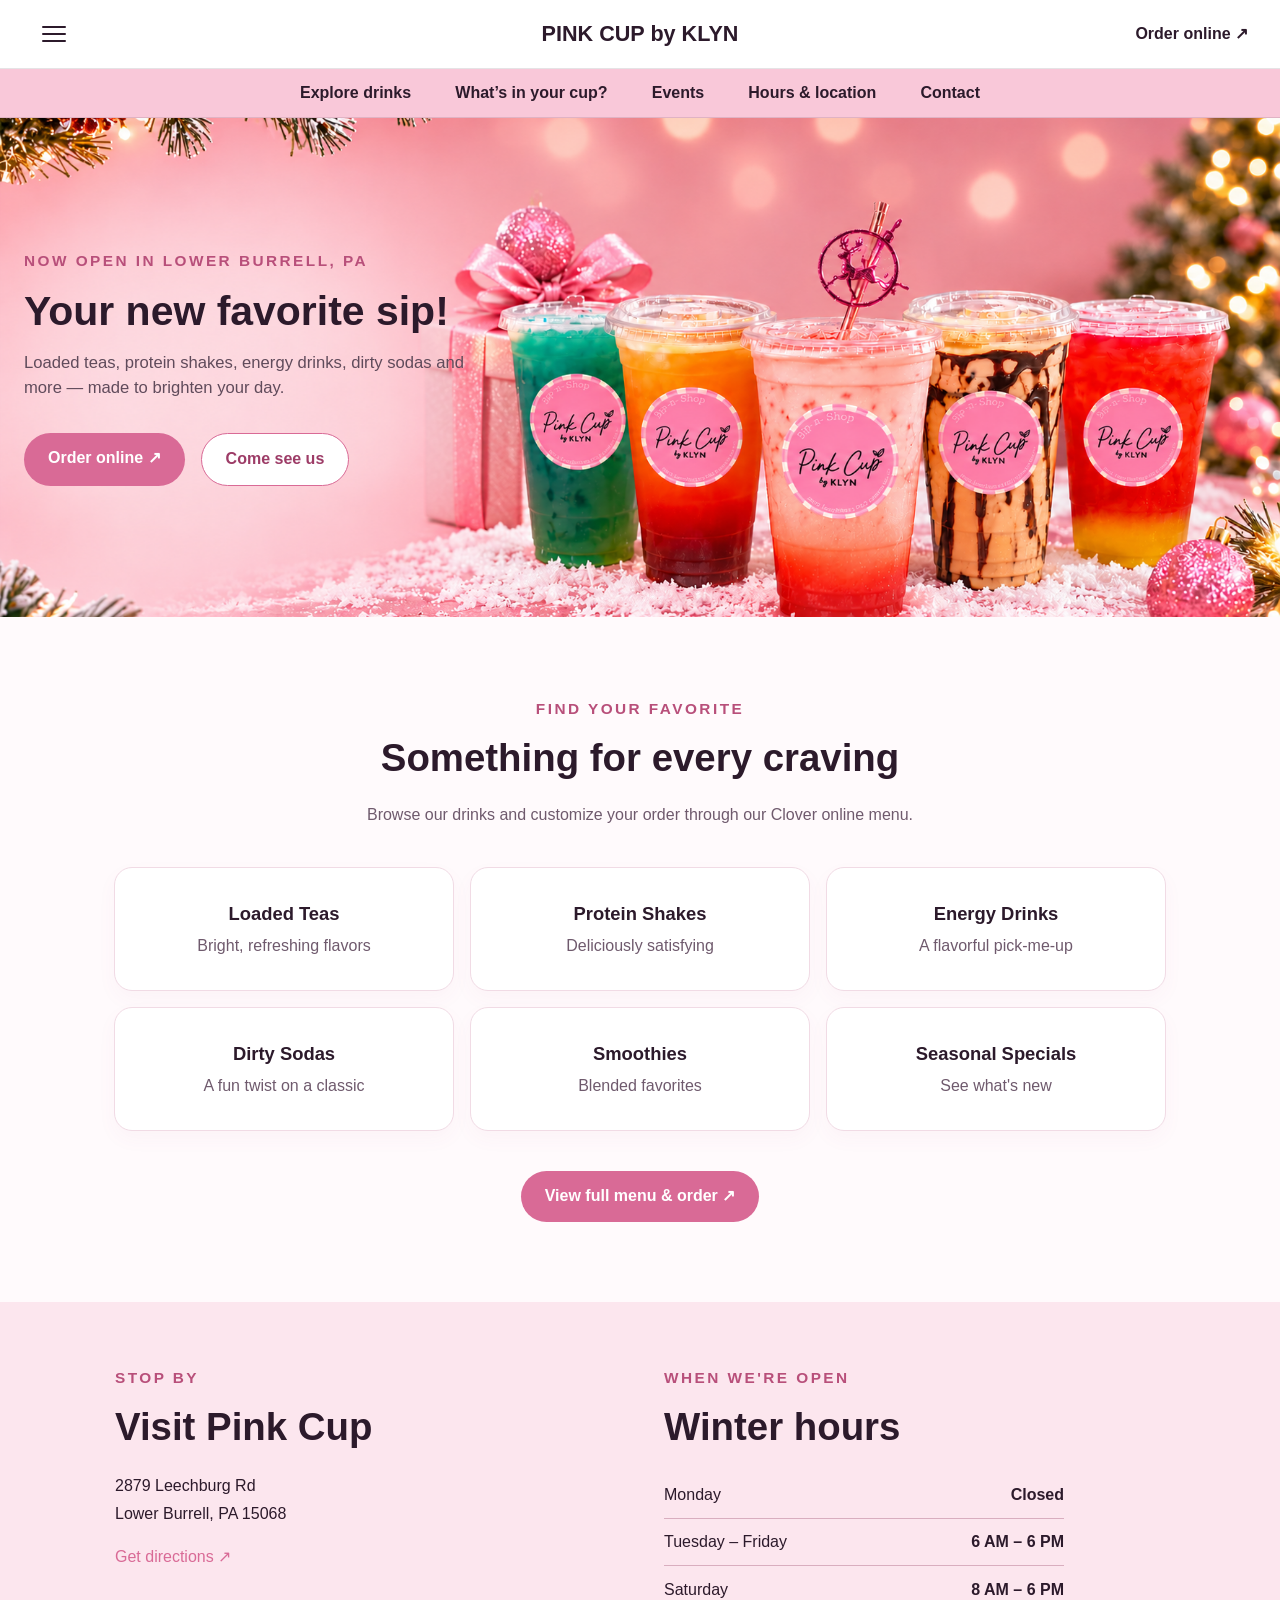
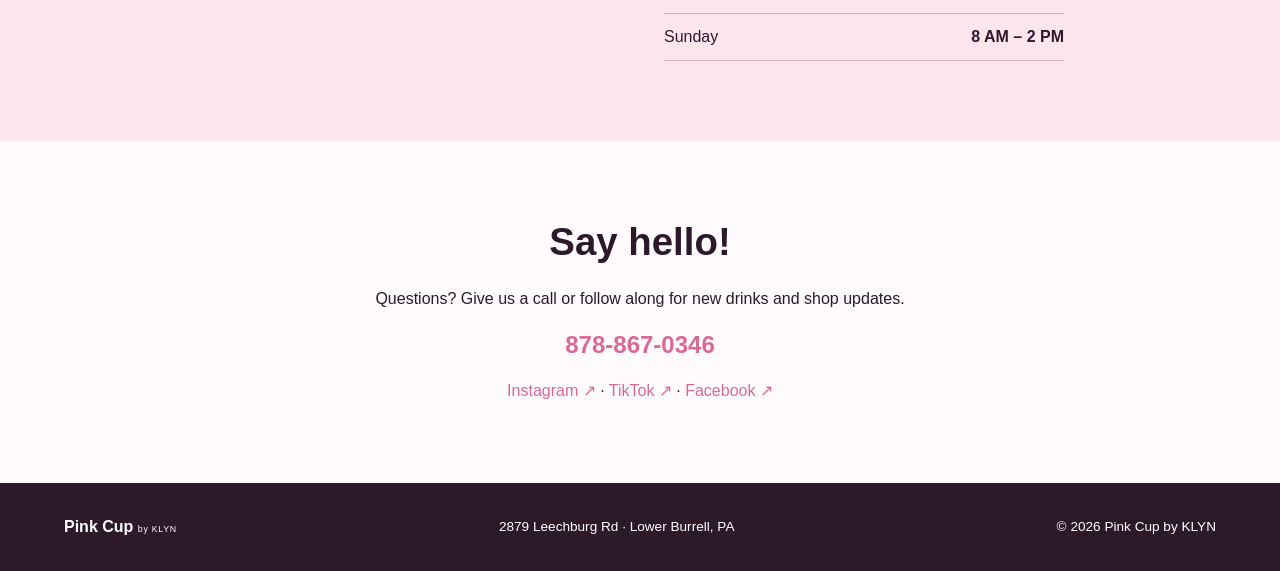
<file: index.html>
<!doctype html><html lang="en"><head><meta charset="utf-8"><meta name="viewport" content="width=device-width,initial-scale=1"><meta name="description" content="Pink Cup by KLYN in Lower Burrell, PA. Loaded teas, protein shakes, energy drinks, dirty sodas and more. Order online for pickup."><title>Pink Cup by KLYN | Lower Burrell, PA</title><link rel="stylesheet" href="css/styles.css"><script src="js/navigation.js" defer></script></head><body>
<header class="site-header"><button class="nav__toggle" type="button" aria-label="Toggle navigation menu" aria-expanded="false" aria-controls="primary-navigation"><span></span><span></span><span></span></button><a class="nav__logo" href="#home">PINK CUP by KLYN</a><a class="nav__signin" href="https://pinkcup.cloveronline.com/menu/all">Order online ↗</a><nav class="nav" id="primary-navigation" aria-label="Main navigation" hidden><ul class="nav__links"><li><a href="#menu">Menu</a></li><li><a href="nutrition.html">What’s in your cup?</a></li><li><a href="events.html">Events</a></li><li><a href="#visit">Visit us</a></li><li><a href="#contact">Contact</a></li><li><a href="https://pinkcup.cloveronline.com/menu/all">Order online</a></li></ul></nav></header>
<nav class="quick-nav" aria-label="Quick links"><div class="quick-nav__links"><a class="quick-nav__link" href="#menu">Explore drinks</a><a class="quick-nav__link" href="nutrition.html">What’s in your cup?</a><a class="quick-nav__link" href="events.html">Events</a><a class="quick-nav__link" href="#visit">Hours &amp; location</a><a class="quick-nav__link" href="#contact">Contact</a></div></nav>
<main id="home"><section class="launch-hero" aria-label="Welcome to Pink Cup"><div class="launch-hero__image" role="img" aria-label="Pink Cup drinks in a festive pink holiday setting"></div>
    <div class="launch-hero__copy">
    <span class="eyebrow">NOW OPEN IN LOWER BURRELL, PA</span>
    <h1>Your new favorite sip!</h1>
    <p>Loaded teas, protein shakes, energy drinks, dirty sodas and more — made to brighten your day.</p>
    <div class="launch-actions"><a class="launch-btn" href="https://pinkcup.cloveronline.com/menu/all">Order online ↗</a><a class="launch-btn launch-btn--outline" href="#visit">Come see us</a></div></div></section>
<section class="launch-menu" id="menu"><span class="eyebrow">FIND YOUR FAVORITE</span><h2>Something for every craving</h2><p>Browse our drinks and customize your order through our Clover online menu.</p><div class="launch-grid"><div><strong>Loaded Teas</strong><span>Bright, refreshing flavors</span></div><div><strong>Protein Shakes</strong><span>Deliciously satisfying</span></div><div><strong>Energy Drinks</strong><span>A flavorful pick-me-up</span></div><div><strong>Dirty Sodas</strong><span>A fun twist on a classic</span></div><div><strong>Smoothies</strong><span>Blended favorites</span></div><div><strong>Seasonal Specials</strong><span>See what's new</span></div></div><a class="launch-btn" href="https://pinkcup.cloveronline.com/menu/all">View full menu &amp; order ↗</a></section>
<section class="launch-visit" id="visit"><div><span class="eyebrow">STOP BY</span><h2>Visit Pink Cup</h2><p>2879 Leechburg Rd<br>Lower Burrell, PA 15068</p><a href="https://www.google.com/maps/search/?api=1&amp;query=2879+Leechburg+Rd+Lower+Burrell+PA+15068" target="_blank" rel="noopener noreferrer">Get directions ↗</a></div>
    <div><span class="eyebrow">WHEN WE'RE OPEN</span>
        <h2>Winter hours</h2>
        <dl class="hours"><div>
            <dt>Monday</dt><dd>Closed</dd></div>
    <div><dt>Tuesday – Friday</dt><dd>6 AM – 6 PM</dd></div>
    <div><dt>Saturday</dt><dd>8 AM – 6 PM</dd></div>
    <div><dt>Sunday</dt><dd>8 AM – 2 PM</dd></div></dl></div>
</section>
<section class="launch-contact" id="contact"><h2>Say hello!</h2><p>Questions? Give us a call or follow along for new drinks and shop updates.</p><a href="tel:+18788670346">878-867-0346</a>
    <p><a href="https://www.instagram.com/pinkcupbyklyn/" target="_blank" rel="noopener noreferrer">Instagram ↗</a> · <a href="https://www.tiktok.com/@pinkcupbyklyn" target="_blank" rel="noopener noreferrer">TikTok ↗</a> · <a href="https://www.facebook.com/Pinkcupbyklyn/" target="_blank" rel="noopener noreferrer">Facebook ↗</a></p></section></main>
<footer class="launch-footer"><strong>Pink Cup <small>by KLYN</small></strong><span>2879 Leechburg Rd · Lower Burrell, PA</span><span>© 2026 Pink Cup by KLYN</span></footer></body></html>
</file>
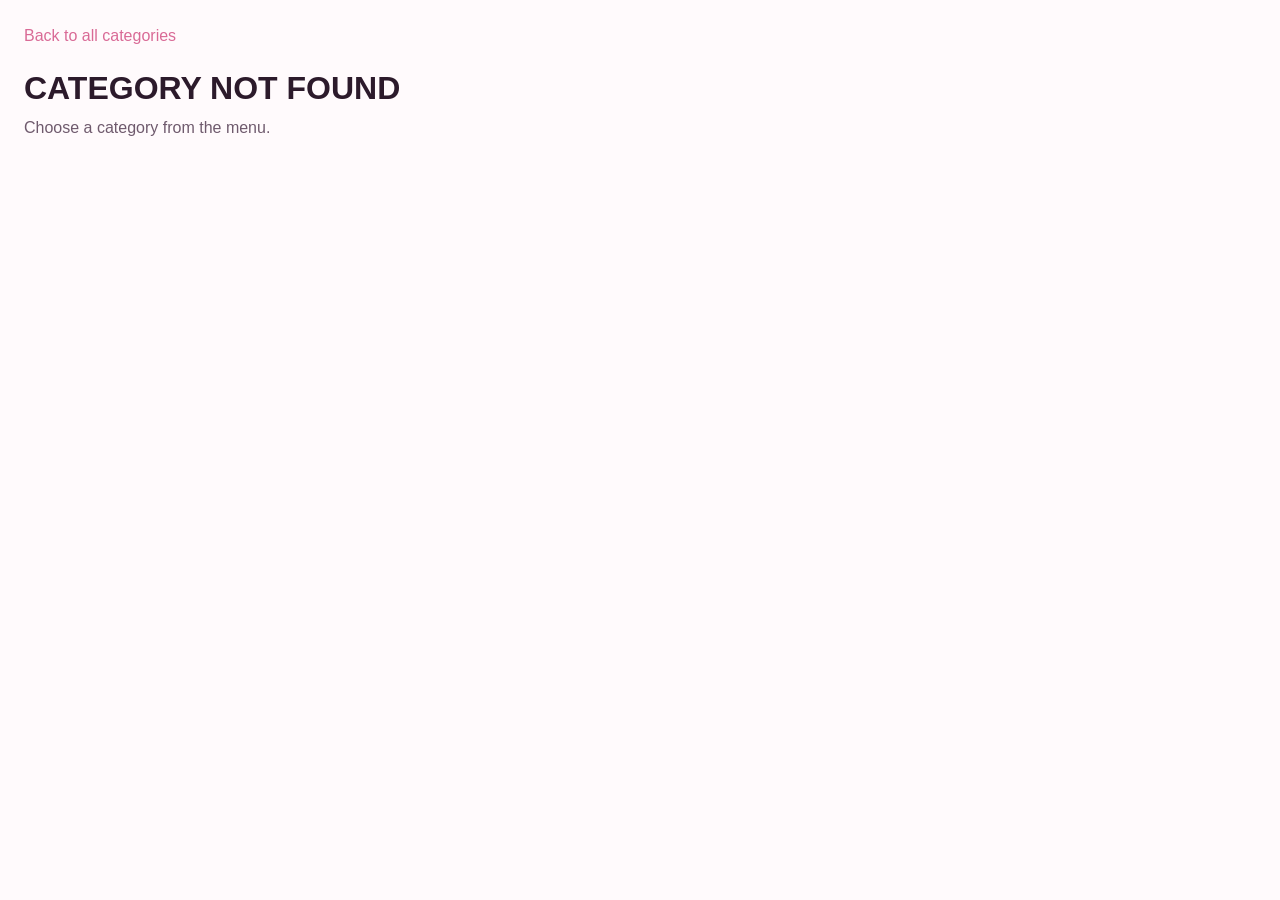
<file: category.html>
<!DOCTYPE html>
<html lang="en">
  <head>
    <meta charset="UTF-8">
    <meta name="viewport" content="width=device-width, initial-scale=1.0">
    <title>Menu Category | Pink Cup</title>
    <link rel="stylesheet" href="css/styles.css">
    <script src="js/category.js" defer></script>
  </head>
  <body>
    <main class="category-page">
      <header class="category-page__header">
        <a href="index.html#menu-categories-title">Back to all categories</a>
        <h1 id="category-title">Menu</h1>
        <p id="category-count"></p>
      </header>
      <section class="category-page__products" id="category-products" aria-label="Menu items"></section>
    </main>
  </body>
</html>
</file>
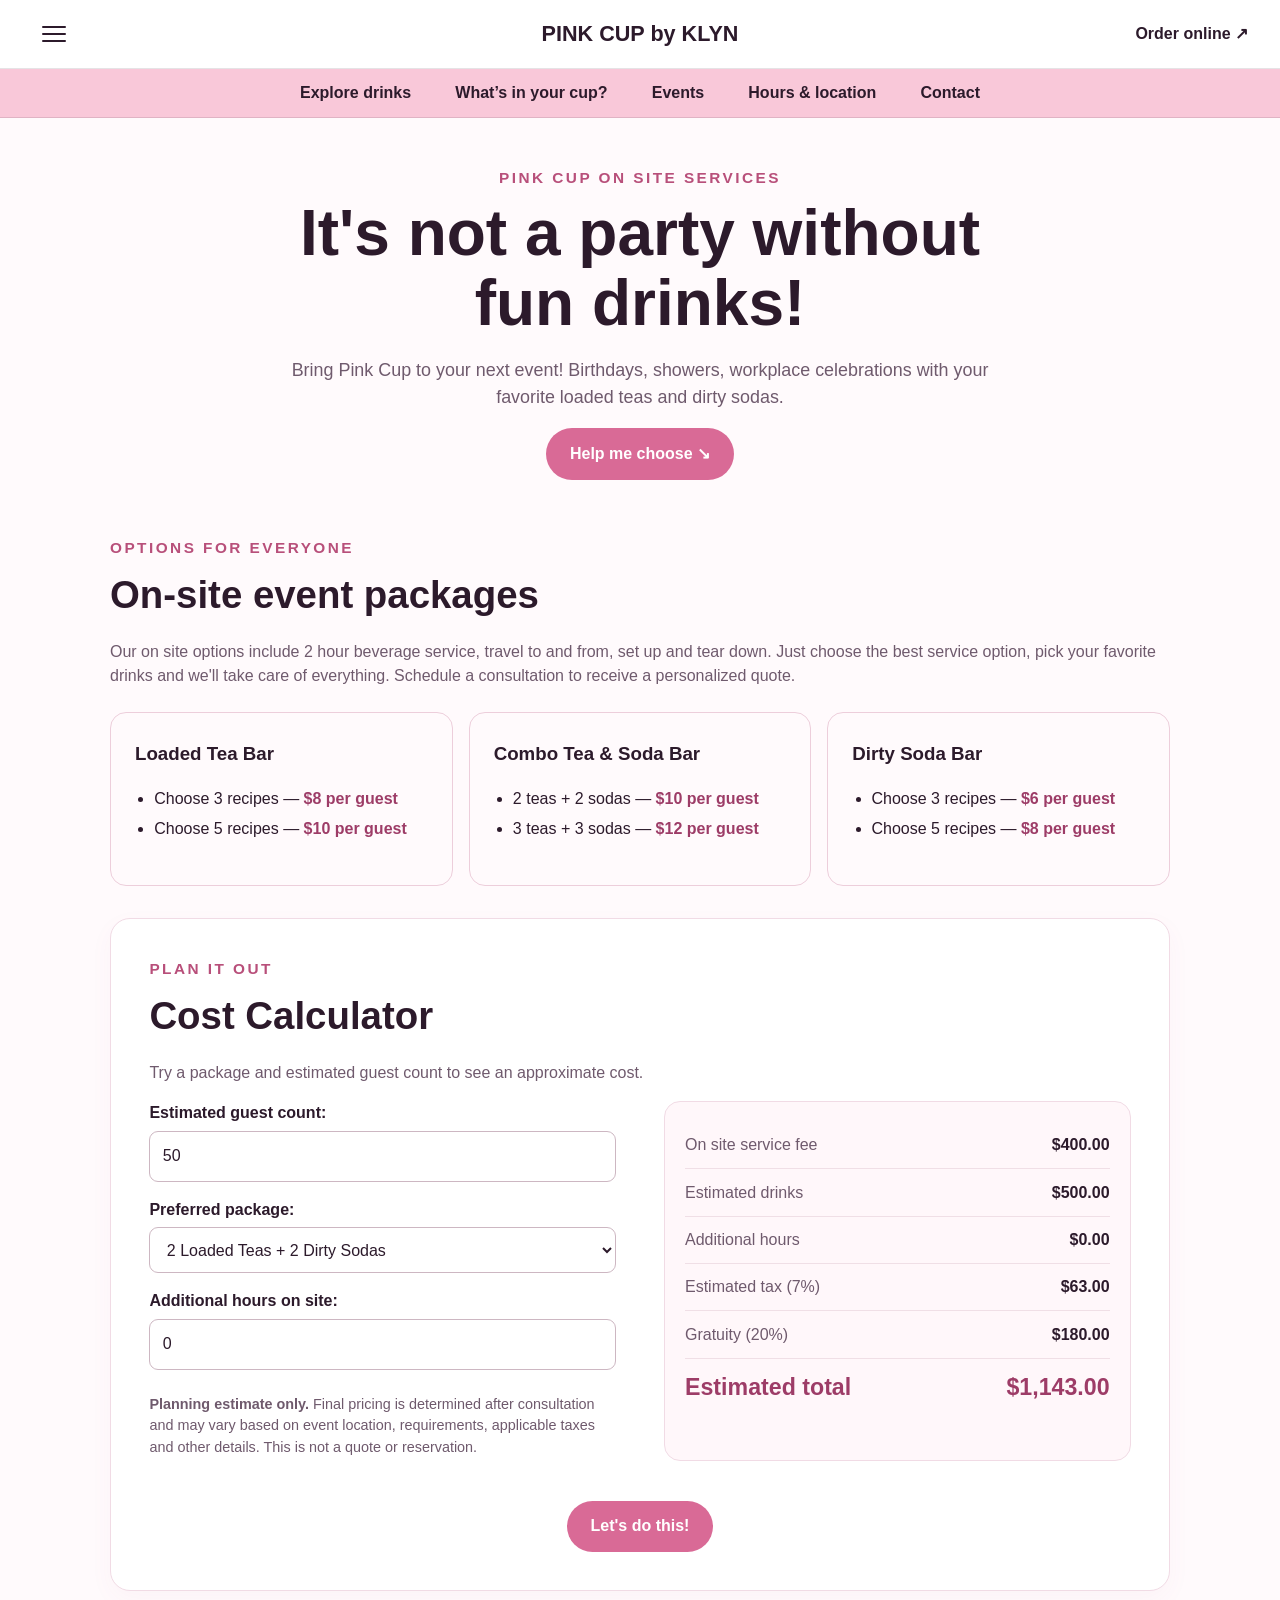
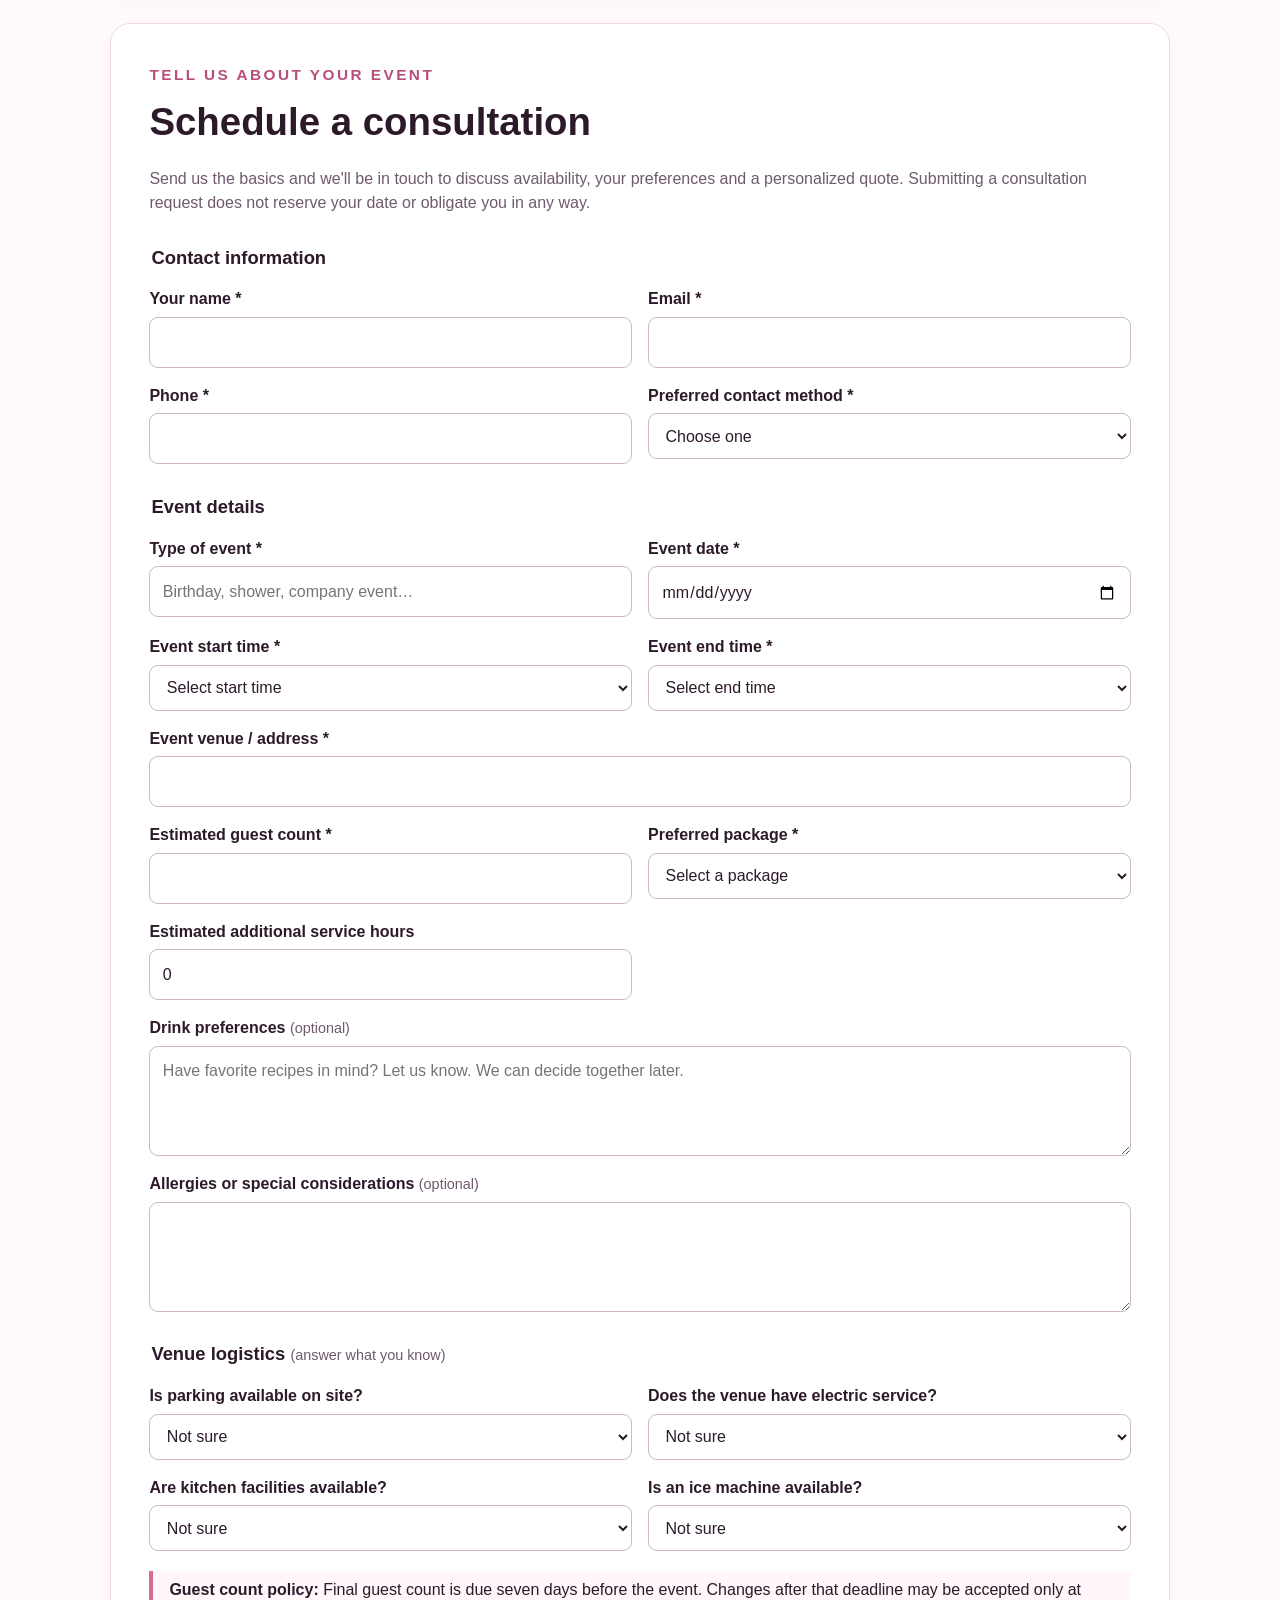
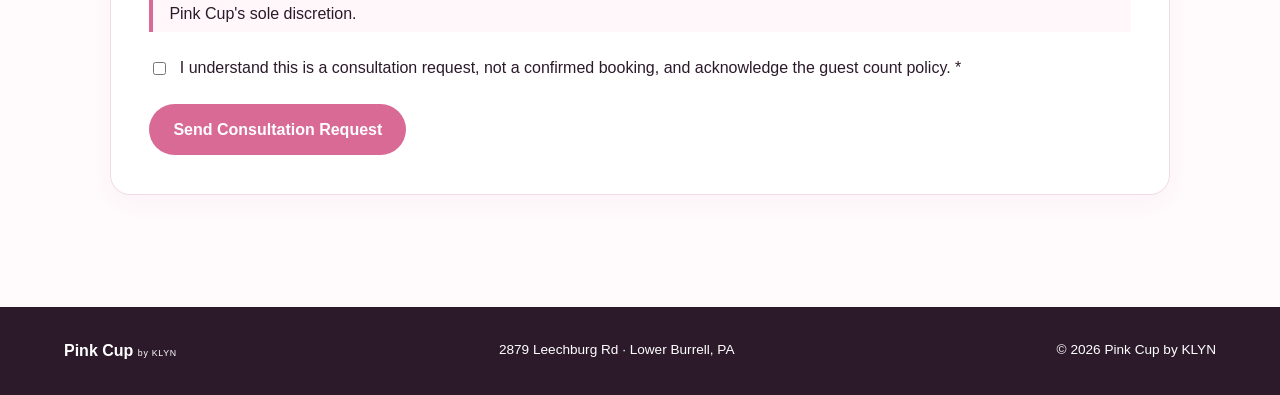
<file: events.html>
<!doctype html>
<html lang="en"><head><meta charset="utf-8"><meta name="viewport" content="width=device-width,initial-scale=1"><meta name="description" content="Plan an on-site Pink Cup by KLYN event. Explore loaded tea and dirty soda packages, estimate pricing, and request a consultation."><title>Events | Pink Cup by KLYN</title><link rel="stylesheet" href="css/styles.css"><script src="js/navigation.js" defer></script>
<style>
.events{max-width:1100px;margin:auto;padding:3rem 1.25rem 5rem}.events h1{font-size:clamp(2.4rem,5vw,4rem);line-height:1.1;margin:.5rem 0}.events h2{font-size:clamp(1.7rem,3vw,2.4rem);margin:.4rem 0 1rem}.events p{color:var(--muted)}.events-intro{max-width:740px;margin:0 auto 3.5rem;text-align:center}.events-intro p{font-size:1.12rem}.events-panel{background:white;border:1px solid #f1dbe5;border-radius:20px;padding:clamp(1.2rem,3vw,2.5rem);margin:2rem 0;box-shadow:0 8px 24px #b84f7a0a}.events-packages{display:grid;grid-template-columns:repeat(3,minmax(0,1fr));gap:1rem}.events-package{border:1px solid #edcedb;border-radius:16px;padding:1.5rem;background:#fffafc}.events-package h3{margin:.2rem 0 1rem}.events-package ul{padding-left:1.2rem;line-height:1.9}.events-package strong{color:#9d3c67}.events-grid{display:grid;grid-template-columns:repeat(2,minmax(0,1fr));gap:1rem}.events-field{display:flex;flex-direction:column;gap:.35rem;min-width:0}.events-field label{font-weight:700}.events-field input,.events-field select,.events-field textarea{width:100%;padding:.78rem;border:1px solid #cdb7c2;border-radius:9px;background:white;color:var(--text);min-height:46px}.events-field textarea{min-height:110px;resize:vertical}.events-field--wide{grid-column:1/-1}.events-note{font-size:.9rem}.events-calculator-layout{display:grid;grid-template-columns:minmax(0,1fr) minmax(0,1fr);gap:clamp(1.5rem,4vw,3rem);align-items:start}.events-calculator-inputs .events-grid{grid-template-columns:1fr}.events-calculator-action{text-align:center;margin-top:1.75rem}.events-calculator-inputs>.events-note{margin-top:1.5rem}.events-calculator-results{background:#fff7fa;border:1px solid #f1dbe5;border-radius:16px;padding:1.25rem}.events-breakdown{margin:0 0 1.5rem}.events-breakdown div{display:flex;justify-content:space-between;gap:1rem;border-bottom:1px solid #f0dfe6;padding:.7rem 0}.events-breakdown dt{color:var(--muted)}.events-breakdown dd{margin:0;font-weight:700;text-align:right}.events-breakdown .events-total{font-size:1.45rem;border:0}.events-total dt,.events-total dd{color:#9d3c67;font-weight:800}.events-cta{border:0;cursor:pointer}.events-cta:disabled{opacity:.6;cursor:wait}.events-message{padding:1rem;border-radius:10px;background:#fff0f5;margin-top:1rem}.events-message[hidden]{display:none}.events-policy{border-left:4px solid #d96a96;padding:.4rem 1rem;background:#fff7fa;margin-top:1.25rem}.events-section-heading{margin-bottom:1.5rem}.events-section-heading p{margin:.3rem 0}.events-consent{display:flex;align-items:flex-start;gap:.65rem;margin-top:1.5rem}.events-consent input{margin-top:.35rem}.events-actions{margin-top:1.5rem}.events-fieldset{border:0;padding:0;margin:1.8rem 0 0}.events-fieldset legend{font-weight:800;font-size:1.15rem;margin-bottom:1rem}.events-optional{font-weight:400;color:var(--muted);font-size:.9rem}.events-home{display:inline-block;margin-bottom:1rem}@media(max-width:760px){.events-calculator-layout{grid-template-columns:1fr}.events-packages{grid-template-columns:1fr}.events-grid{grid-template-columns:1fr}.events-field--wide{grid-column:auto}.events{padding-top:2rem}.events-panel{margin:1.5rem 0}}
</style></head><body>
<header class="site-header"><button class="nav__toggle" type="button" aria-label="Toggle navigation menu" aria-expanded="false" aria-controls="primary-navigation"><span></span><span></span><span></span></button><a class="nav__logo" href="index.html">PINK CUP by KLYN</a><a class="nav__signin" href="https://pinkcup.cloveronline.com/menu/all">Order online ↗</a><nav class="nav" id="primary-navigation" aria-label="Main navigation" hidden><ul class="nav__links"><li><a href="index.html#menu">Menu</a></li><li><a href="nutrition.html">What’s in your cup?</a></li><li><a href="events.html" aria-current="page">Events</a></li><li><a href="index.html#visit">Visit us</a></li><li><a href="index.html#contact">Contact</a></li><li><a href="https://pinkcup.cloveronline.com/menu/all">Order online</a></li></ul></nav></header>
<nav class="quick-nav" aria-label="Quick links"><div class="quick-nav__links"><a class="quick-nav__link" href="index.html#menu">Explore drinks</a><a class="quick-nav__link" href="nutrition.html">What’s in your cup?</a><a class="quick-nav__link" href="events.html" aria-current="page">Events</a><a class="quick-nav__link" href="index.html#visit">Hours &amp; location</a><a class="quick-nav__link" href="index.html#contact">Contact</a></div></nav>
<main class="events"><div class="events-intro"><span class="eyebrow">PINK CUP ON SITE SERVICES</span><h1>It's not a party without fun drinks!</h1><p>Bring Pink Cup to your next event! Birthdays, showers, workplace celebrations with your favorite loaded teas and dirty sodas.</p><a class="launch-btn events-cta" href="#estimate">Help me choose ↘</a></div>
<section aria-labelledby="packages-heading"><div class="events-section-heading"><span class="eyebrow">OPTIONS FOR EVERYONE</span><h2 id="packages-heading">On-site event packages</h2><p class="events-note"></p><p>Our on site options include 2 hour beverage service, travel to and from, set up and tear down. Just choose the best service option, pick your favorite drinks and we'll take care of everything.
Schedule a consultation to receive a personalized quote.
</p></div><div class="events-packages">
<article class="events-package"><h3>Loaded Tea Bar</h3><ul><li>Choose 3 recipes — <strong>$8 per guest</strong></li><li>Choose 5 recipes — <strong>$10 per guest</strong></li></ul></article>
<article class="events-package"><h3>Combo Tea &amp; Soda Bar</h3><ul><li>2 teas + 2 sodas — <strong>$10 per guest</strong></li><li>3 teas + 3 sodas — <strong>$12 per guest</strong></li></ul></article>
<article class="events-package"><h3>Dirty Soda Bar</h3><ul><li>Choose 3 recipes — <strong>$6 per guest</strong></li><li>Choose 5 recipes — <strong>$8 per guest</strong></li></ul></article>
</div></section>
<section class="events-panel" id="estimate" aria-labelledby="estimate-heading"><span class="eyebrow">PLAN IT OUT</span><h2 id="estimate-heading">Cost Calculator</h2><p>Try a package and estimated guest count to see an approximate cost.</p><div class="events-calculator-layout"><div class="events-calculator-inputs"><div class="events-grid"><div class="events-field"><label for="calc-guests">Estimated guest count:</label>
    <input id="calc-guests" type="text" inputmode="numeric" pattern="[0-9]+" maxlength="5" value="50" autocomplete="off" required></div>
    <div class="events-field"><label for="calc-package">Preferred package:</label><select id="calc-package">
        <option value="combo2">2 Loaded Teas + 2 Dirty Sodas</option>
        <option value="combo3">3 Loaded Teas + 3 Dirty Sodas</option>
        <option value="tea3">Loaded Teas — 3 Options</option>
        <option value="tea5">Loaded Teas — 5 Options</option>
        <option value="soda3">Dirty Sodas — 3 Options</option>
        <option value="soda5">Dirty Sodas — 5 Options</option>
    </select></div>
    <div class="events-field"><label for="calc-hours">Additional hours on site:</label><input id="calc-hours" type="number" min="0" max="12" step="1" value="0"></div></div><p class="events-note"><strong>Planning estimate only.</strong> Final pricing is determined after consultation and may vary based on event location, requirements, applicable taxes and other details. This is not a quote or reservation.</p></div><div class="events-calculator-results"><dl class="events-breakdown"><div><dt>On site service fee</dt><dd>$400.00</dd></div><div><dt>Estimated drinks</dt><dd id="calc-drinks">$400.00</dd></div><div><dt>Additional hours</dt><dd id="calc-extra">$0.00</dd></div><div><dt>Estimated tax (7%)</dt><dd id="calc-tax">$63.00</dd></div><div><dt>Gratuity (20%)</dt><dd id="calc-tip">$180.00</dd></div><div class="events-total"><dt>Estimated total</dt><dd id="calc-total" aria-live="polite">$1,143.00</dd></div></dl><p id="calc-error" role="status" hidden>Please enter a guest count between 1 and 10,000 and additional hours between 0 and 24.</p></div></div><div class="events-calculator-action"><button type="button" id="plan-event" class="launch-btn events-cta">Let's do this!</button></div></section>
<section class="events-panel" id="consultation" aria-labelledby="consult-heading"><span class="eyebrow">TELL US ABOUT YOUR EVENT</span><h2 id="consult-heading">Schedule a consultation</h2><p>Send us the basics and we'll be in touch to discuss availability, your preferences and a personalized quote. Submitting a consultation request does not reserve your date or obligate you in any way.</p>
<form id="event-request-form" action="https://formspree.io/f/xqpqpdgy" method="POST">
<input type="hidden" name="subject" value="On Site Event Request"><input type="hidden" name="_subject" value="On Site Event Request"><input type="hidden" name="estimated_total" id="form-estimate"><input type="hidden" name="estimate_assumptions" value="$400 on site fee + per-guest rate + $100 per additional hour; 7% estimated tax and 20% pre-tax gratuity">
<fieldset class="events-fieldset"><legend>Contact information</legend><div class="events-grid"><div class="events-field"><label for="customer-name">Your name *</label><input id="customer-name" name="customer_name" autocomplete="name" required></div><div class="events-field"><label for="customer-email">Email *</label><input id="customer-email" name="email" type="email" autocomplete="email" required></div><div class="events-field"><label for="customer-phone">Phone *</label><input id="customer-phone" name="phone" type="tel" autocomplete="tel" required></div><div class="events-field"><label for="contact-method">Preferred contact method *</label><select id="contact-method" name="preferred_contact_method" required><option value="">Choose one</option><option value="Text">Text</option><option value="Email">Email</option><option value="Voice call">Voice call</option></select></div></div></fieldset>
<fieldset class="events-fieldset"><legend>Event details</legend><div class="events-grid"><div class="events-field"><label for="event-type">Type of event *</label><input id="event-type" name="event_type" placeholder="Birthday, shower, company event…" required></div><div class="events-field"><label for="event-date">Event date *</label><input id="event-date" name="event_date" type="date" required></div><div class="events-field"><label for="event-start">Event start time *</label><select id="event-start" name="event_start" required><option value="">Select start time</option></select></div><div class="events-field"><label for="event-end">Event end time *</label><select id="event-end" name="event_end" required><option value="">Select end time</option></select></div><div class="events-field events-field--wide"><label for="event-address">Event venue / address *</label><input id="event-address" name="event_address" autocomplete="street-address" required></div><div class="events-field"><label for="event-guests">Estimated guest count *</label><input id="event-guests" name="estimated_guest_count" type="text" inputmode="numeric" pattern="[0-9]+" maxlength="5" required></div><div class="events-field"><label for="event-package">Preferred package *</label><select id="event-package" name="preferred_package" required><option value="">Select a package</option><option value="Help me choose">Help me choose</option><option value="Loaded Teas — Choose 3">Loaded Teas — Choose 3</option><option value="Loaded Teas — Choose 5">Loaded Teas — Choose 5</option><option value="Dirty Sodas — Choose 3">Dirty Sodas — Choose 3</option><option value="Dirty Sodas — Choose 5">Dirty Sodas — Choose 5</option><option value="Teas & Sodas — 2 + 2">Teas &amp; Sodas — 2 + 2</option><option value="Teas & Sodas — 3 + 3">Teas &amp; Sodas — 3 + 3</option></select></div><div class="events-field"><label for="event-hours">Estimated additional service hours</label><input id="event-hours" name="additional_hours" type="number" min="0" max="24" step="0.5" value="0"></div><div class="events-field events-field--wide"><label for="event-drinks">Drink preferences <span class="events-optional">(optional)</span></label><textarea id="event-drinks" name="drink_preferences" placeholder="Have favorite recipes in mind? Let us know. We can decide together later."></textarea></div><div class="events-field events-field--wide"><label for="event-allergies">Allergies or special considerations <span class="events-optional">(optional)</span></label><textarea id="event-allergies" name="allergies_and_considerations"></textarea></div></div></fieldset>
<fieldset class="events-fieldset"><legend>Venue logistics <span class="events-optional">(answer what you know)</span></legend><div class="events-grid"><div class="events-field"><label for="venue-parking">Is parking available on site?</label><select id="venue-parking" name="parking_available"><option value="">Not sure</option><option>Yes</option><option>No</option></select></div><div class="events-field"><label for="venue-electric">Does the venue have electric service?</label><select id="venue-electric" name="electric_service"><option value="">Not sure</option><option>Yes</option><option>No</option></select></div><div class="events-field"><label for="venue-kitchen">Are kitchen facilities available?</label><select id="venue-kitchen" name="kitchen_available"><option value="">Not sure</option><option>Yes</option><option>No</option></select></div><div class="events-field"><label for="venue-ice">Is an ice machine available?</label><select id="venue-ice" name="ice_machine_available"><option value="">Not sure</option><option>Yes</option><option>No</option></select></div></div></fieldset>
<div class="events-policy"><strong>Guest count policy:</strong> Final guest count is due seven days before the event. Changes after that deadline may be accepted only at Pink Cup's sole discretion.</div><label class="events-consent"><input type="checkbox" name="acknowledge_policy" value="Yes" required><span>I understand this is a consultation request, not a confirmed booking, and acknowledge the guest count policy. *</span></label><div class="events-actions"><button class="launch-btn events-cta" id="submit-event" type="submit">Send Consultation Request</button></div><div class="events-message" id="form-message" role="status" aria-live="polite" hidden></div></form></section></main>
<footer class="launch-footer"><strong>Pink Cup <small>by KLYN</small></strong><span>2879 Leechburg Rd · Lower Burrell, PA</span><span>© 2026 Pink Cup by KLYN</span></footer>
<script>
(()=>{const rates={tea3:8,tea5:10,soda3:6,soda5:8,combo2:10,combo3:12};
const map={tea3:"Loaded Teas — Choose 3",tea5:"Loaded Teas — Choose 5",soda3:"Dirty Sodas — Choose 3",soda5:"Dirty Sodas — Choose 5",combo2:"Teas & Sodas — 2 + 2",combo3:"Teas & Sodas — 3 + 3",help:"Help me choose"};
const $=id=>document.getElementById(id);
const money=n=>new Intl.NumberFormat("en-US",{style:"currency",currency:"USD"}).format(n);
const form=$("event-request-form");["event-start","event-end"].forEach(id=>{
const select=$(id);for(let hour=0;hour<24;hour++){for(const minute of [0,30]){const value=`${String(hour).padStart(2,"0")}:${String(minute).padStart(2,"0")}`;const displayHour=hour%12||12;const label=`${displayHour}:${String(minute).padStart(2,"0")} ${hour<12?"AM":"PM"}`;select.add(new Option(label,value))}}});const today=new Date();
const localDate=[today.getFullYear(),String(today.getMonth()+1).padStart(2,"0"),String(today.getDate()).padStart(2,"0")].join("-");$("event-date").min=localDate;
function calculate(){
    const guestText=$("calc-guests").value.trim(),guests=Number(guestText),hours=Number($("calc-hours").value),valid=/^[0-9]+$/.test(guestText)&&Number.isInteger(guests)&&guests>=1&&guests<=10000&&Number.isFinite(hours)&&hours>=0&&hours<=24&&Number.isInteger(hours);$("calc-error").textContent=$("calc-package").value==="help"?"Choose a package to calculate an estimate, or select Help me choose in the request form.":"Please enter a guest count between 1 and 10,000 and additional hours between 0 and 24.";$("calc-error").hidden=valid;$("plan-event").disabled=!valid;if(!valid){$("calc-total").textContent="—";return null}if($("calc-package").value==="help"){$("calc-drinks").textContent="To be determined";$("calc-extra").textContent=money(hours*100);$("calc-tax").textContent="—";$("calc-tip").textContent="—";$("calc-total").textContent="After consultation";
    return {guests,hours,total:null,package:"Help me choose"}}
    const drinks=guests*rates[$("calc-package").value],extra=hours*100,subtotal=400+drinks+extra,tax=subtotal*.07,tip=subtotal*.2,total=subtotal+tax+tip;$("calc-drinks").textContent=money(drinks);$("calc-extra").textContent=money(extra);$("calc-tax").textContent=money(tax);$("calc-tip").textContent=money(tip);$("calc-total").textContent=money(total);return {guests,hours,total,package:map[$("calc-package").value]}}
["calc-guests","calc-package","calc-hours"].forEach(id=>$(id).addEventListener("input",calculate));calculate();$("plan-event").addEventListener("click",()=>{const c=calculate();if(!c)return;$("event-guests").value=c.guests;$("event-package").value=c.package;$("event-hours").value=c.hours;$("form-estimate").value=c.total===null?"To be determined after consultation":money(c.total);$("consultation").scrollIntoView({behavior:"smooth",block:"start"});$("customer-name").focus({preventScroll:true})});
$("event-guests").addEventListener("input",()=>{$("event-guests").setCustomValidity("")});form.addEventListener("submit",async e=>{e.preventDefault();if(!form.reportValidity())return;
    const guestCount=Number($("event-guests").value);if(!Number.isInteger(guestCount)||guestCount<1||guestCount>10000){$("event-guests").setCustomValidity("Enter a guest count between 1 and 10,000.");form.reportValidity();return;}$("event-guests").setCustomValidity("");
const btn=$("submit-event"),msg=$("form-message");btn.disabled=true;btn.textContent="Sending…";msg.hidden=true;try{const res=await fetch(form.action,{method:"POST",body:new FormData(form),headers:{Accept:"application/json"}});if(!res.ok)throw new Error("Submission failed");form.reset();$("form-estimate").value="";msg.textContent="Thank you! Your consultation request has been sent. Pink Cup will be in touch to discuss your event.";msg.hidden=false;msg.scrollIntoView({behavior:"smooth",block:"nearest"})}catch(err){msg.textContent="We couldn't send your request. Please try again, or contact Pink Cup directly.";msg.hidden=false}finally{btn.disabled=false;btn.textContent="Send Consultation Request"}});
})();
</script></body></html>
</file>
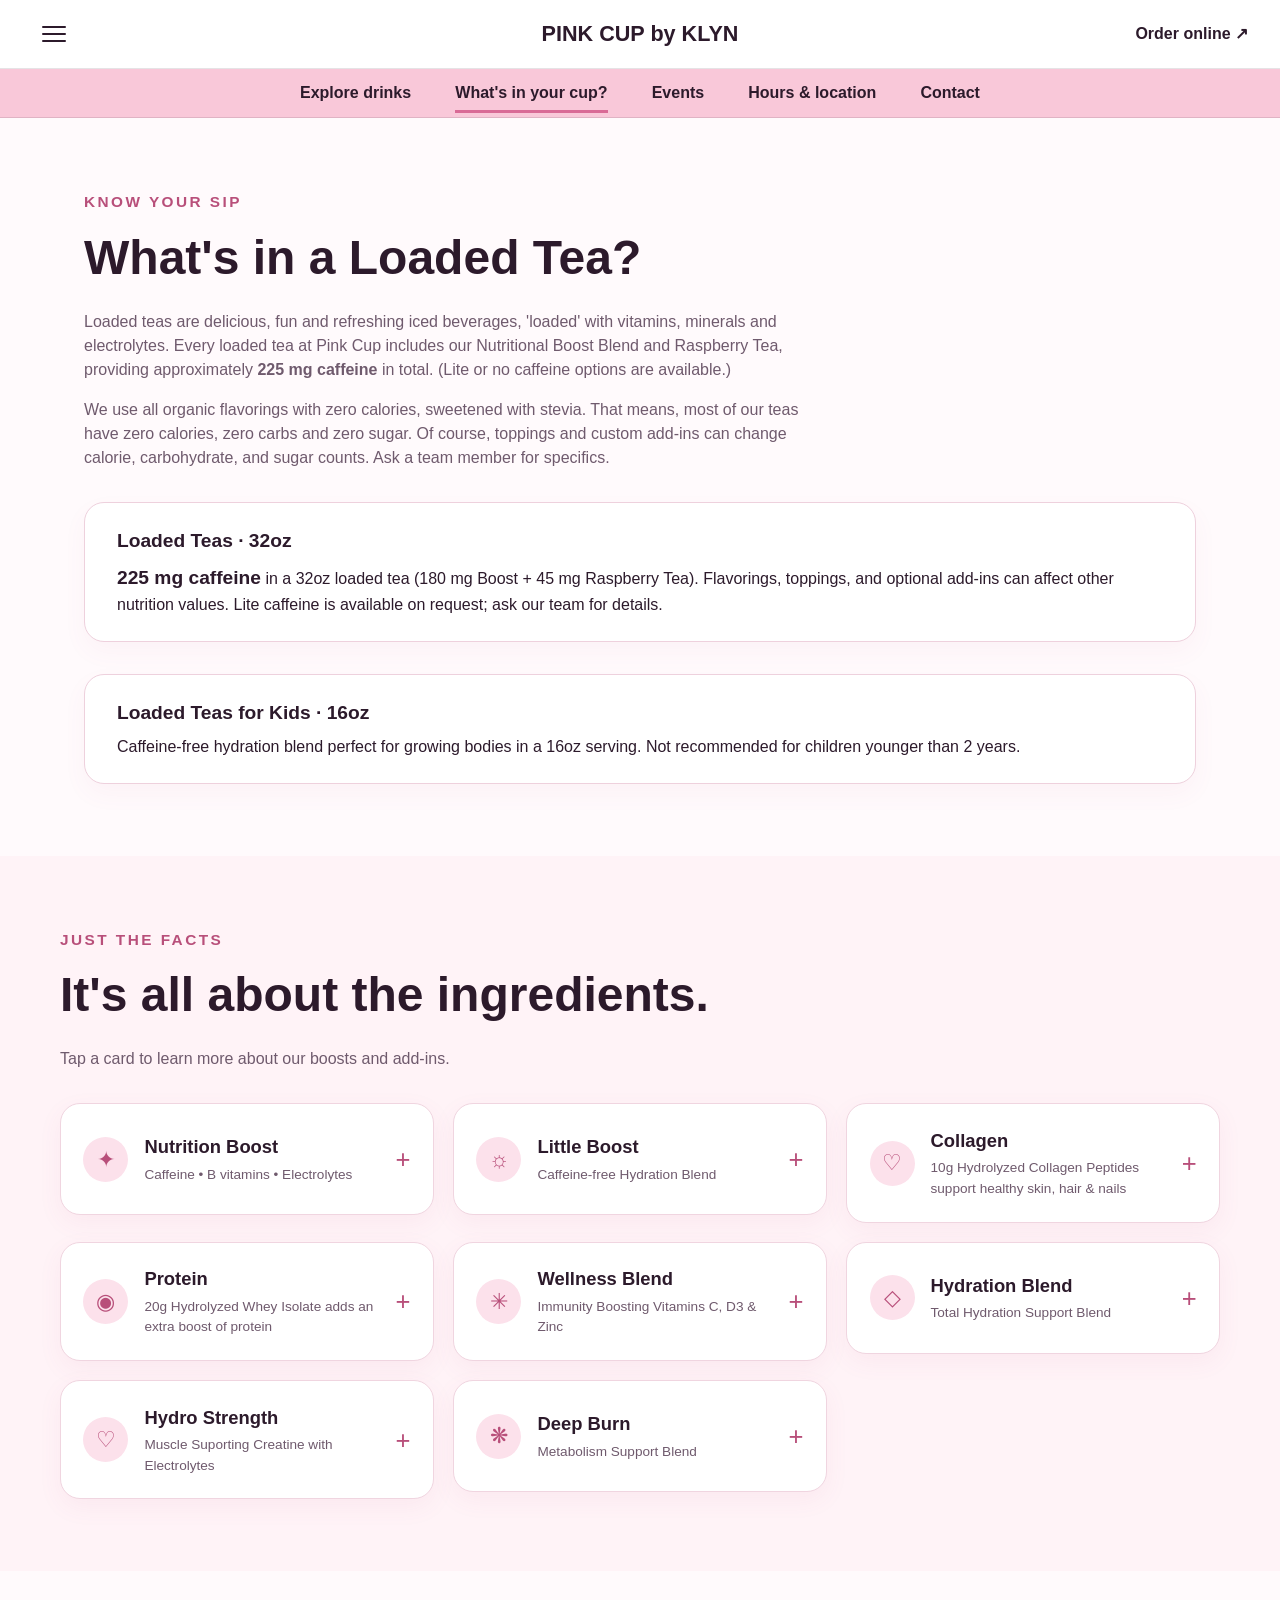
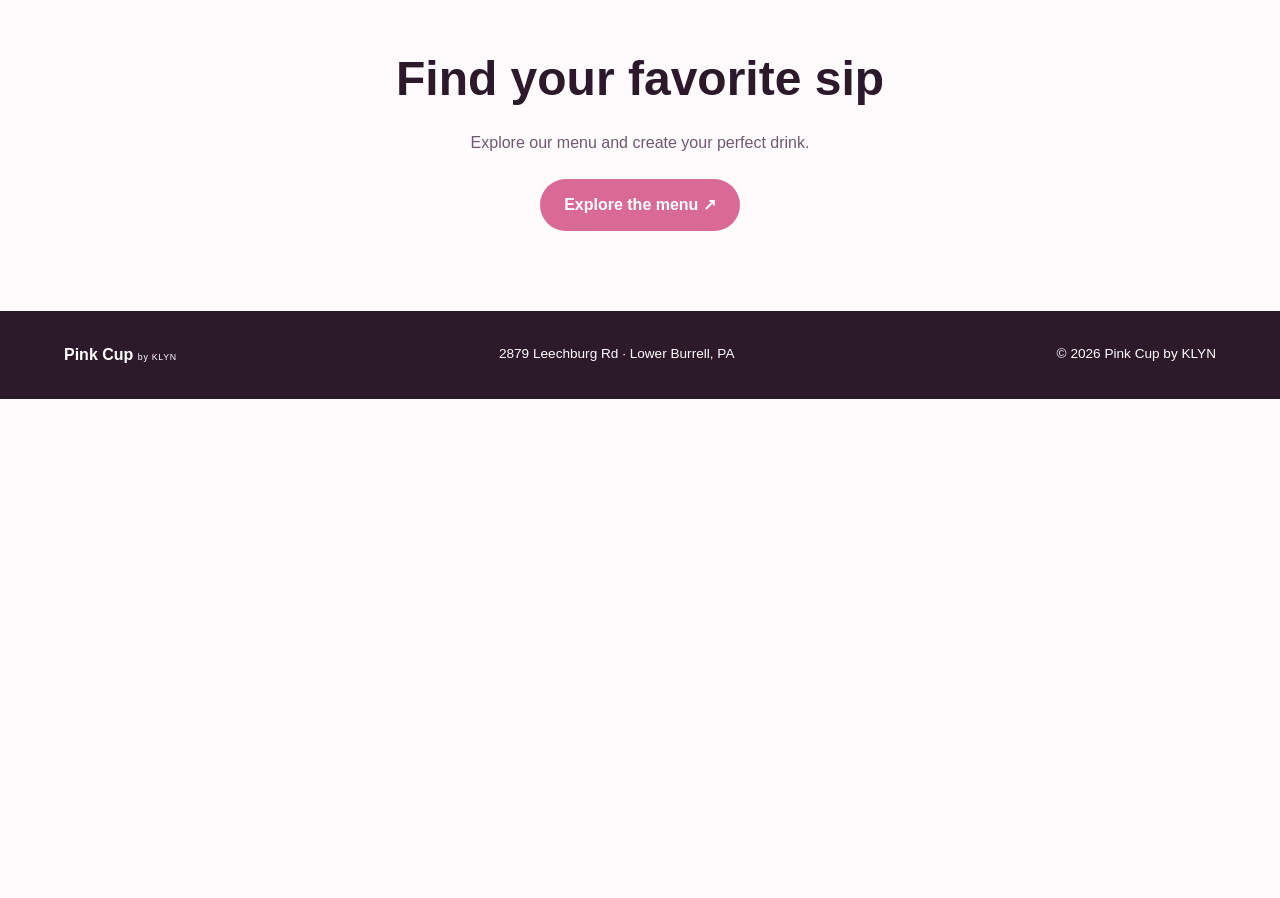
<file: nutrition.html>
<!doctype html>
<html lang="en"><head><meta charset="utf-8"><meta name="viewport" content="width=device-width,initial-scale=1"><meta name="description" content="Explore ingredients and nutrition information behind Pink Cup by KLYN drinks."><title>What's in Your Cup? | Pink Cup by KLYN</title><link rel="stylesheet" href="css/styles.css"><link rel="stylesheet" href="css/nutrition.css"><script src="js/navigation.js" defer></script></head>
<body><header class="site-header"><button class="nav__toggle" type="button" aria-label="Toggle navigation menu" aria-expanded="false" aria-controls="primary-navigation"><span></span><span></span><span></span></button><a class="nav__logo" href="index.html">PINK CUP by KLYN</a><a class="nav__signin" href="https://pinkcup.cloveronline.com/menu/all">Order online ↗</a><nav class="nav" id="primary-navigation" aria-label="Main navigation" hidden><ul class="nav__links"><li><a href="index.html#menu">Menu</a></li><li><a href="nutrition.html" aria-current="page">What's in your cup?</a></li><li><a href="events.html">Events</a></li><li><a href="index.html#visit">Visit us</a></li><li><a href="index.html#contact">Contact</a></li><li><a href="https://pinkcup.cloveronline.com/menu/all">Order online</a></li></ul></nav></header>
<nav class="quick-nav" aria-label="Quick links"><div class="quick-nav__links"><a class="quick-nav__link" href="index.html#menu">Explore drinks</a><a class="quick-nav__link quick-nav__link--active" href="nutrition.html" aria-current="page">What's in your cup?</a><a class="quick-nav__link" href="events.html">Events</a><a class="quick-nav__link" href="index.html#visit">Hours &amp; location</a><a class="quick-nav__link" href="index.html#contact">Contact</a></div></nav>
<main><section class="nutrition-hero" aria-label="What's in Your Cup?"><picture class="nutrition-hero__picture"><source media="(max-width: 600px)" srcset="assets/images/NutritionHero_Mobile.png"><img class="nutrition-hero__image" src="assets/images/NutritionHero_Desktop.png" alt="Three colorful Pink Cup drinks in a festive pink holiday setting." fetchpriority="high"></picture><div class="nutrition-hero__copy"><span class="eyebrow">A CLOSER LOOK AT</span><h1>What's in your cup?</h1><p>The quality ingredients behind your favorite loaded teas, protein shakes, energy drinks and more.</p><div class="launch-actions"><a class="launch-btn" href="#ingredients">Learn More</a></div></div></section>
<section class="nutrition-section" id="nutrition">
    <span class="eyebrow">KNOW YOUR SIP</span>
    <h2>What's in a Loaded Tea?</h2>
    <p>Loaded teas are delicious, fun and refreshing iced beverages, 'loaded' with vitamins, minerals and electrolytes. Every loaded tea at Pink Cup includes our Nutritional Boost Blend and Raspberry Tea, providing approximately <strong>225 mg caffeine</strong> in total. (Lite or no caffeine options are available.)</p><p>We use all organic flavorings with zero calories, sweetened with stevia. That means, most of our teas have zero calories, zero carbs and zero sugar. Of course, toppings and custom add-ins can change calorie, carbohydrate, and sugar counts. Ask a team member for specifics.</p>
    <div class="nutrition-note"><strong>Loaded Teas · 32oz</strong><span><strong>225 mg caffeine</strong> in a 32oz loaded tea (180 mg Boost + 45 mg Raspberry Tea). Flavorings, toppings, and optional add-ins can affect other nutrition values. Lite caffeine is available on request; ask our team for details.</span></div>
    <div class="nutrition-note"><strong>Loaded Teas for Kids · 16oz</strong><span>Caffeine-free hydration blend perfect for growing bodies in a 16oz serving. Not recommended for children younger than 2 years.</span></div>
</section>
<section class="nutrition-section nutrition-section--blush" id="ingredients"><span class="eyebrow">JUST THE FACTS</span>
    <h2>It's all about the ingredients.</h2><p>Tap a card to learn more about our boosts and add-ins.</p><div class="ingredient-grid">
<details class="ingredient-card"><summary><span class="ingredient-icon">✦</span><span><strong>Nutrition Boost</strong><small>Caffeine • B vitamins • Electrolytes</small></span><span class="ingredient-more">+</span></summary><div class="ingredient-body"><p>Our energy blend combines caffeine from green coffee bean and green tea extracts with B vitamins, taurine, carnitine, and electrolytes.</p><p><strong>Good to know:</strong> Contains 180mg caffeine.</p></div></details>
<details class="ingredient-card"><summary><span class="ingredient-icon">☼</span><span><strong>Little Boost</strong><small>Caffeine-free Hydration Blend</small></span><span class="ingredient-more">+</span></summary><div class="ingredient-body"><p>A caffeine-free blend featuring electrolytes and vitamins, including C, D3, B6, and B12. Used in our kid's teas and as the boost for our no caffeine loaded tea options.</p><p><strong>Good to know:</strong>Not recommended for children under 2 years of age.</p></div></details>
<details class="ingredient-card"><summary><span class="ingredient-icon">♡</span><span><strong>Collagen</strong><small>10g Hydrolyzed Collagen Peptides support healthy skin, hair & nails</small></span><span class="ingredient-more">+</span></summary><div class="ingredient-body"><p>Unflavored hydrolyzed collagen peptides blend into teas and shakes without changing the flavor much. Includes hyaluronic acid and MSM.</p><p><strong>Good to know:</strong> While Collagen is a protein, but it is not a complete protein.</p></div></details>
<details class="ingredient-card"><summary><span class="ingredient-icon">◉</span><span><strong>Protein</strong><small>20g Hydrolyzed Whey Isolate adds an extra boost of protein</small></span><span class="ingredient-more">+</span></summary><div class="ingredient-body"><p>Unflavored whey protein isolate can be mixed into any of our drinks to add a daily boost of protein.</p><p><strong>Good to know:</strong> Contains milk. 20g protein per scoop.</p></div></details>
<details class="ingredient-card"><summary><span class="ingredient-icon">✳</span><span><strong>Wellness Blend</strong><small>Immunity Boosting Vitamins C, D3 & Zinc</small></span><span class="ingredient-more">+</span></summary><div class="ingredient-body"><p>Wellness and immunity support in our carefully curated blend of vitamins, minerals, and electrolytes.</p><p><strong>Good to know:</strong> Supports immune function and overall wellness.</p></div></details>
<details class="ingredient-card"><summary><span class="ingredient-icon">◇</span><span><strong>Hydration Blend</strong><small>Total Hydration Support Blend</small></span><span class="ingredient-more">+</span></summary><div class="ingredient-body"><p>An unflavored electrolyte blend with sodium, potassium, and magnesium bisglycinate, calcium and Vitamins C, B1, B2, B5, B6, B12, Niacin and Taurine.</p><p><strong>Good to know:</strong>Can be added to any drink to boost hydration.</p></div></details>
<details class="ingredient-card"><summary><span class="ingredient-icon">♡</span><span><strong>Hydro Strength</strong><small>Muscle Suporting Creatine with Electrolytes</small></span><span class="ingredient-more">+</span></summary><div class="ingredient-body"><p>An unflavored creatine add-in with electrolytes. Creatine is commonly used to support performance during repeated high-intensity exercise.</p><p><strong>Good to know:</strong> 6.8g creatine per serving.</p></div></details>
<details class="ingredient-card"><summary><span class="ingredient-icon">❋</span><span><strong>Deep Burn</strong><small>Metabolism Support Blend</small></span><span class="ingredient-more">+</span></summary><div class="ingredient-body"><p>Our specialty botanical blend containing carnitine, CLA, chromium, inositol, and botanical extracts. Provides support for improved metabolism.</p><p><strong>Good to know:</strong> We don't promise weight-loss or any other medical outcomes.</p></div></details>
</div></section>
<section class="nutrition-cta"><h2>Find your favorite sip</h2><p>Explore our menu and create your perfect drink.</p><a class="launch-btn" href="https://pinkcup.cloveronline.com/menu/all">Explore the menu ↗</a></section></main>
<footer class="launch-footer"><strong>Pink Cup <small>by KLYN</small></strong><span>2879 Leechburg Rd · Lower Burrell, PA</span><span>© 2026 Pink Cup by KLYN</span></footer></body></html>
</file>
<file: css/styles.css>
* {
  box-sizing: border-box;
}

:root {
  --bg: #fffafc;
  --text: #2c1a2b;
  --muted: #6f5a6d;
  --primary: #f4a7c0;
  --primary-dark: #d96a96;
  --primary-darkest: #b84f7a;
  --primary-light: #f9c8d9;
  --surface: #ffffff;
  --border: rgba(44, 26, 43, 0.12);
}

html {
  font-size: 16px;
  scroll-behavior: smooth;
}

body {
  margin: 0;
  font-family: Arial, Helvetica, sans-serif;
  background: var(--bg);
  color: var(--text);
  line-height: 1.5;
}

a {
  color: var(--primary-dark);
  text-decoration: none;
}

a:hover {
  text-decoration: underline;
}

img {
  max-width: 100%;
  display: block;
}

button,
input,
textarea,
select {
  font: inherit;
}

.card {
  max-width: 600px;
  margin: 2rem auto;
  padding: 2rem;
  background: var(--surface);
  border-radius: 8px;
  box-shadow: 0 4px 6px rgba(0, 0, 0, 0.1);
}

.badge {
  display: inline-block;
  padding: 0.25rem 0.5rem;
  background: var(--primary);
  color: var(--surface);
  border-radius: 4px;
  font-size: 0.75rem;
  font-weight: bold;
  text-transform: uppercase;
  margin-bottom: 1rem;
}

.background {
  background: var(--primary);
  color: var(--surface);
  padding: 2rem;
  text-align: center;
}

.site-header {
  position: relative;
  z-index: 2;
  display: grid;
  grid-template-columns: 1fr auto 1fr;
  align-items: center;
  min-height: 68px;
  padding: 0.75rem clamp(1rem, 3vw, 2rem);
  background: var(--surface);
  border-bottom: 1px solid var(--border);
}

.quick-nav {
  min-height: 48px;
  padding: 0 clamp(1rem, 3vw, 2rem);
  background: var(--primary-light);
  border-bottom: 1px solid var(--border);
}

.quick-nav__links {
  display: flex;
  align-items: center;
  justify-content: space-between;
  gap: 1rem;
  width: 60%;
  max-width: 680px;
  min-height: 48px;
  margin-inline: auto;
}

.quick-nav__link {
  position: relative;
  padding: 0.5rem 0;
  color: var(--text);
  font-weight: 600;
}

.quick-nav__link--active::after {
  position: absolute;
  right: 0;
  bottom: 0;
  left: 0;
  height: 3px;
  background: var(--primary-dark);
  content: "";
}

.nav__toggle {
  display: flex;
  flex-direction: column;
  justify-content: center;
  gap: 5px;
  width: 44px;
  height: 44px;
  padding: 10px;
  border: 0;
  background: transparent;
  cursor: pointer;
}

.nav__toggle span {
  width: 24px;
  height: 2px;
  border-radius: 2px;
  background: var(--text);
}

.nav__logo {
  justify-self: center;
  color: var(--text);
  font-size: 1.35rem;
  font-weight: 800;
}

.nav__signin {
  justify-self: end;
  color: var(--text);
  font-weight: 600;
}

.nav {
  position: absolute;
  top: 100%;
  left: 0;
  width: 100%;
  padding: 0.75rem clamp(1rem, 3vw, 2rem);
  background: var(--surface);
  border-bottom: 1px solid var(--border);
  box-shadow: 0 4px 8px rgba(44, 26, 43, 0.08);
}

.nav[hidden] {
  display: none;
}

.nav__links {
  list-style: none;
  display: grid;
  gap: 0.25rem;
  margin: 0;
  padding: 0;
}

.nav__links a {
  display: block;
  padding: 0.5rem 0;
  color: var(--text);
}

.hero {
  position: relative;
}

.hero__image {
  width: 100%;
  height: auto;
}

.hero__content {
  position: absolute;
  top: 50%;
  left: clamp(1rem, 5vw, 4rem);
  transform: translateY(-50%);
  max-width: 600px;
  padding: 2rem;
  text-align: left;
  color: var(--surface);
}

.hero__content h1 {
  font-size: 2rem;
  margin-bottom: 1rem;
}

.hero__content p {
  font-size: 1rem;
  margin-bottom: 1.5rem;
}

.hero__content button {
  background: var(--primary-darkest);
  color: var(--surface);
  border: none;
  padding: 0.75rem 1.5rem;
  font-size: 1rem;
  border-radius: 4px;
  cursor: pointer;
}

.featured {
  padding: 1.5rem;
  background: var(--primary-light);
  /* background: #f5f1ef; */
}

.featured__header {
  display: flex;
  justify-content: space-between;
  align-items: center;
  margin-bottom: 1rem;
}

.featured__header h2 {
  margin: 0;
  text-transform: uppercase;
}

.carousel {
  overflow-x: auto;
  scroll-snap-type: x mandatory;
}

.carousel__track {
  display: flex;
  gap: 0.75rem;
}

.carousel__container {
  flex: 0 0 198px;
  display: flex;
  flex-direction: column;
  align-items: center;
  min-height: 322px;
  padding-top: 0.75rem;
  overflow: hidden;
  background: #fff;
  border: 1px solid #c9c4c2;
  border-radius: 10px;
  text-align: center;
  scroll-snap-align: start;
}

.carousel__container img {
  width: 100%;
  height: 145px;
  object-fit: contain;
}

.carousel__container h3 {
  margin: 0.5rem 0 0;
  padding: 0 0.5rem;
}

.carousel__container p {
  margin: 0.25rem 0 1rem;
  color: #777;
}

.carousel__cta {
  width: 100%;
  margin-top: auto;
  padding: 0.75rem;
  border-top: 1px solid #c9c4c2;
  color: var(--text);
  font-weight: bold;
  text-decoration: underline;
}

.menu-categories {
  padding: 1.5rem 10px;
  background: var(--surface);
}

.menu-categories > h2 {
  margin: 0 0 1rem;
  font-size: 1.75rem;
  text-transform: uppercase;
}

.menu-categories__grid {
  display: grid;
  grid-template-columns: repeat(2, minmax(0, 1fr));
  gap: 1.5rem;
}

.category-card {
  min-height: 152px;
  display: flex;
  align-items: center;
  gap: 1.25rem;
  padding: 0.75rem 1.25rem;
  background: var(--surface);
  border: 1px solid #c9c4c2;
  border-radius: 10px;
  box-shadow: 0 2px 5px rgba(44, 26, 43, 0.08);
  color: var(--text);
  text-decoration: none;
}

.category-card:hover {
  text-decoration: none;
  box-shadow: 0 3px 8px rgba(44, 26, 43, 0.14);
}

.category-card img {
  flex: 0 0 170px;
  width: 170px;
  height: 120px;
  object-fit: contain;
}

.category-card__copy h3 {
  margin: 0;
  font-size: 1.2rem;
}

.category-card__copy p {
  margin: 0.15rem 0 0;
  color: var(--muted);
  font-size: 0.9rem;
}

.category-page {
  padding: 1.5rem;
}

.category-page__header {
  margin-bottom: 1.5rem;
}

.category-page__header h1 {
  margin: 1rem 0 0;
  text-transform: uppercase;
}

.category-page__header p {
  margin: 0.25rem 0 0;
  color: var(--muted);
}

.category-page__products {
  display: grid;
  grid-template-columns: repeat(auto-fit, minmax(min(100%, 198px), 1fr));
  gap: 1.5rem;
}

.category-page__products .carousel__container {
  width: 100%;
  flex-basis: auto;
}

.site-footer {
  padding: 2.5rem clamp(1rem, 4vw, 3rem) 1rem;
  background: var(--primary-darkest);
  color: var(--surface);
}

.site-footer__content {
  display: grid;
  grid-template-columns: minmax(150px, 1fr) minmax(320px, 2fr) minmax(180px, 1fr);
  gap: 2rem;
  max-width: 1200px;
  margin-inline: auto;
}

.site-footer a {
  color: inherit;
}

.site-footer__logo {
  font-size: 1.5rem;
  font-weight: 800;
}

.site-footer__brand p,
.site-footer__note {
  color: var(--surface);
}

.site-footer__group h2 {
  margin: 0 0 0.75rem;
  font-size: 1rem;
}

.site-footer__sitemap {
  display: grid;
  grid-template-columns: repeat(2, minmax(0, 1fr));
  gap: 0.4rem 1rem;
  margin: 0;
  padding: 0;
  list-style: none;
}

.site-footer__socials {
  display: flex;
  align-items: center;
  flex-wrap: wrap;
  gap: 0.5rem 1rem;
}

.site-footer__socials a {
  display: grid;
  place-items: center;
  width: 36px;
  height: 36px;
}

.site-footer__socials img {
  width: 100%;
  height: 100%;
  object-fit: contain;
}

.site-footer__social-icon--facebook {
  filter: invert(1);
}

.site-footer__socials a:focus-visible {
  outline: 3px solid var(--primary-light);
  outline-offset: 3px;
}

.site-footer__nutrition {
  display: inline-block;
  margin-top: 1rem;
  font-weight: 700;
}

.site-footer__note {
  margin: 0.35rem 0 0;
  font-size: 0.85rem;
}

.site-footer__bottom {
  max-width: 1200px;
  margin: 2rem auto 0;
  padding-top: 1rem;
  border-top: 1px solid rgba(255, 255, 255, 0.2);
  font-size: 0.85rem;
}

.site-footer__bottom p {
  margin: 0;
}

@media (max-width: 680px) {
  .site-footer__content {
    grid-template-columns: 1fr;
    gap: 1.5rem;
  }

  .quick-nav__links {
    width: 100%;
  }

  .menu-categories__grid {
    grid-template-columns: 1fr;
  }
}






/* Launch homepage additions — designed to extend the existing Pink Cup theme */
.nav__logo small,.launch-footer small{font-size:.55em;font-weight:500;letter-spacing:.08em}.launch-hero{max-width:1250px;margin:auto;min-height:500px;display:grid;grid-template-columns:1fr 1fr;align-items:center;gap:2rem;padding:4rem clamp(1.5rem,5vw,5rem);background:linear-gradient(120deg,#fffafc,#ffe7ef)}.launch-hero__copy{position:relative;z-index:1}
.eyebrow{font-size:.96rem;letter-spacing:.16em;font-weight:800;color:#b84f7a}.launch-hero h1{font-size:clamp(2.6rem,5vw,4.6rem);line-height:1.06;margin:1rem 0}.launch-hero p{font-size:1.13rem;max-width:490px;color:#604b5b}.launch-hero__photo{width:100%;max-height:440px;object-fit:contain;filter:drop-shadow(0 16px 22px #aa557733)}.launch-actions{display:flex;gap:1rem;flex-wrap:wrap;margin-top:2rem}.launch-btn{display:inline-block;background:#d96a96;color:white;padding:.85rem 1.5rem;border-radius:100px;font-weight:700;text-align:center}.launch-btn:hover{background:#b84f7a;color:white;text-decoration:none}.launch-btn--outline{background:white;color:#9d3c67;border:1px solid #d96a96}.launch-btn--outline:hover{background:#f9c8d9;color:#2c1a2b}.launch-menu{text-align:center;max-width:1100px;margin:auto;padding:5rem 1.5rem}.launch-menu h2,.launch-visit h2,.launch-contact h2{font-size:clamp(1.9rem,3vw,2.7rem);margin:.5rem 0}.launch-menu>p{color:#6f5a6d}.launch-grid{display:grid;grid-template-columns:repeat(3,1fr);gap:1rem;margin:2.5rem 0}.launch-grid>div{background:white;border:1px solid #f1dbe5;border-radius:18px;padding:2rem 1rem;box-shadow:0 8px 20px #b84f7a0a}.launch-grid strong,.launch-grid span{display:block}.launch-grid strong{font-size:1.15rem}.launch-grid span{color:#6f5a6d;margin-top:.4rem}.launch-visit{background:#fce6ee;display:grid;grid-template-columns:1fr 1fr;gap:3rem;padding:4rem max(1.5rem,calc((100vw - 1050px)/2))}.launch-visit p{line-height:1.8}.hours{max-width:400px}.hours div{display:flex;justify-content:space-between;gap:1rem;padding:.7rem 0;border-bottom:1px solid #d9aebf}.hours dd{margin:0;font-weight:700}.launch-contact{text-align:center;padding:4rem 1.5rem}.launch-contact>a{font-size:1.5rem;font-weight:800}.launch-footer{background:#2c1a2b;color:white;padding:2rem clamp(1.5rem,5vw,5rem);display:flex;gap:1rem;justify-content:space-between;flex-wrap:wrap;align-items:center}.launch-footer span{font-size:.85rem}@media(max-width:700px){.launch-hero{grid-template-columns:1fr;padding:3rem 1.5rem}.launch-hero__photo{max-height:300px}.launch-grid{grid-template-columns:repeat(2,1fr)}.launch-visit{grid-template-columns:1fr;padding:3rem 1.5rem}.nav__signin{font-size:.85rem}.quick-nav__links{gap:.5rem}.quick-nav__link{font-size:.85rem}}@media(max-width:420px){.launch-grid{grid-template-columns:1fr}.launch-hero h1{font-size:2.5rem}}

/* Pinkmas responsive hero: desktop image with text overlay; mobile photo first. */
html,body{max-width:100%;overflow-x:clip}
.launch-hero{position:relative;isolation:isolate;display:flex;align-items:center;max-width:none;width:100%;min-height:clamp(480px,43vw,650px);margin:0;padding:clamp(2rem,5vw,5rem) max(1.5rem,calc((100vw - 1320px)/2));background:#f9dce7;overflow:hidden}
.launch-hero__image{position:absolute;inset:0;z-index:-2;background-image:url('../assets/hero/PinkmasHero.png');background-size:cover;background-position:center 53%;}
.launch-hero::before{content:'';position:absolute;inset:0;z-index:-1;background:linear-gradient(90deg,rgba(255,247,251,.98) 0%,rgba(255,242,248,.96) 23%,rgba(255,240,247,.83) 37%,rgba(255,239,247,.26) 57%,transparent 75%);pointer-events:none}
.launch-hero__copy{width:min(43%,490px);min-width:350px;position:relative;z-index:1}
.launch-hero h1{font-size:clamp(2.25rem,3.6vw,3.8rem);line-height:1.1}
.launch-hero p{font-size:clamp(1rem,1.3vw,1.15rem)}
@media(max-width:800px){
 .launch-hero{display:flex;flex-direction:column;align-items:stretch;min-height:0;padding:0;background:linear-gradient(180deg,#fff5fa,#ffe7ef)}
 .launch-hero__image{position:relative;inset:auto;z-index:auto;display:block;width:100%;aspect-ratio:16/9;background-size:contain;background-repeat:no-repeat;background-position:center;background-color:#f6c7da}
 .launch-hero::before{display:none}
 .launch-hero__copy{width:100%;min-width:0;max-width:640px;padding:2rem 1.5rem 3rem;margin:0 auto}
 .launch-hero h1{font-size:clamp(2rem,7vw,3rem)}
 .launch-actions{margin-top:1.5rem}
}

/* Pinkmas final: distinct desktop/mobile art, HTML text and buttons */
@media (min-width:801px) {
  .launch-hero { min-height:clamp(480px,39vw,650px); }
  .launch-hero__image {
    background-image:url('../assets/hero/PinkmasHero_Desktop.png');
    background-position:center center;
    background-size:cover;
  }
  .launch-hero::before { display:none; }
  .launch-hero__copy { width:min(38%,470px); min-width:310px; }
  .launch-hero h1 { font-size:clamp(2.15rem,3.2vw,3.4rem); }
}
@media (max-width:800px) {
  .launch-hero__image { background-image:url('../assets/hero/PinkmasHero.png'); }
}

/* Launch refinement: keep desktop quick links; simplify mobile header. */
@media (max-width: 800px) {
  .quick-nav { display: none; }
  .site-header { grid-template-columns: 44px minmax(0,1fr) auto; column-gap: .5rem; min-height: 64px; padding: .5rem 1rem; }
  .nav__logo { font-size: clamp(1rem, 4.5vw, 1.35rem); white-space: nowrap; }
  .nav__signin { font-size: .82rem; white-space: nowrap; }
  .nav { z-index: 10; }
  .nav__links a { padding: .8rem .5rem; }
}
@media (max-width: 370px) {
  .site-header { padding-inline: .6rem; column-gap: .25rem; }
  .nav__logo { font-size: .98rem; }
  .nav__signin { font-size: .75rem; }
}
</file>
<file: css/nutrition.css>
.nutrition-hero{text-align:center;padding:5.5rem 1.5rem;background:linear-gradient(140deg,#fffafc,#fce1eb)}.nutrition-hero h1{font-size:clamp(2.6rem,6vw,4.8rem);line-height:1.1;margin:.7rem auto}.nutrition-hero p{max-width:610px;margin:0 auto 1.7rem;color:var(--muted);font-size:1.15rem}.nutrition-section{padding:4.5rem 1.5rem;max-width:1160px;margin:auto}.nutrition-section h2,.nutrition-cta h2{font-size:clamp(2rem,4vw,3rem);margin:.5rem 0}.nutrition-section>p{max-width:730px;color:var(--muted)}.nutrition-note{display:flex;flex-direction:column;gap:.5rem;margin-top:2rem;padding:1.5rem 2rem;background:#fff;border:1px solid #eed1dd;border-radius:20px;box-shadow:0 10px 25px #b84f7a0c}.nutrition-note strong{font-size:1.2rem}.nutrition-section--blush{max-width:none;background:#fff3f7}.nutrition-section--blush>h2,.nutrition-section--blush>.eyebrow,.nutrition-section--blush>p{display:block;max-width:1160px;margin-left:auto;margin-right:auto}.ingredient-grid{max-width:1160px;margin:2rem auto 0;display:grid;grid-template-columns:repeat(3,minmax(0,1fr));gap:1.2rem;align-items:start}.ingredient-card{background:white;border:1px solid #f0d5e0;border-radius:20px;box-shadow:0 8px 24px #b84f7a10;overflow:hidden}.ingredient-card summary{display:flex;align-items:center;gap:1rem;cursor:pointer;list-style:none;padding:1.4rem;min-height:110px}.ingredient-card summary::-webkit-details-marker{display:none}.ingredient-card summary>span:nth-child(2){flex:1;min-width:0}.ingredient-card strong,.ingredient-card small{display:block}.ingredient-card strong{font-size:1.15rem}.ingredient-card small{color:var(--muted);font-size:.85rem;margin-top:.25rem}.ingredient-icon{width:45px;height:45px;flex:none;display:grid;place-items:center;border-radius:50%;background:#fce1eb;color:#b84f7a;font-size:1.4rem}.ingredient-more{color:#b84f7a;font-size:1.6rem}.ingredient-card[open] .ingredient-more{transform:rotate(45deg)}.ingredient-body{padding:0 1.4rem 1.4rem;color:#604b5b}.ingredient-body p{margin:.6rem 0}.nutrition-cta{text-align:center;padding:4rem 1.5rem 5rem}.nutrition-cta p{color:var(--muted);margin-bottom:1.5rem}@media(max-width:850px){.ingredient-grid{grid-template-columns:repeat(2,minmax(0,1fr))}}@media(max-width:600px){.ingredient-grid{grid-template-columns:1fr}.nutrition-hero{padding:4rem 1.5rem}.nutrition-section{padding:3.5rem 1.25rem}}
.tea-grid{display:grid;grid-template-columns:repeat(3,minmax(0,1fr));gap:1rem;margin:2rem 0}.tea-card{background:#fff;border:1px solid #f0d5e0;border-radius:18px;padding:1.35rem;box-shadow:0 8px 20px #b84f7a0b}.tea-card h3{margin:0 0 1rem;font-size:1.1rem}.tea-caffeine{display:flex;align-items:baseline;gap:.55rem;color:#a34270}.tea-caffeine strong{font-size:1.65rem}.tea-caffeine span{font-size:.8rem}.tea-card p{font-size:.87rem;color:var(--muted);margin:.6rem 0 0}@media(max-width:800px){.tea-grid{grid-template-columns:repeat(2,minmax(0,1fr))}}@media(max-width:560px){.tea-grid{grid-template-columns:1fr}}

/* Responsive hero with real HTML copy, matching the homepage. */
.nutrition-hero{position:relative;padding:0;background:#f9d6e2;overflow:hidden;text-align:left;min-height:0}
.nutrition-hero__picture{display:block;line-height:0}
.nutrition-hero__image{display:block;width:100%;height:auto}
.nutrition-hero__copy{position:absolute;left:5%;top:50%;transform:translateY(-50%);width:43%;z-index:1;line-height:1.4}
.nutrition-hero__copy h1{font-size:clamp(2.6rem,5vw,4.6rem);line-height:1.06;margin:1rem 0}
.nutrition-hero__copy p{font-size:1.13rem;max-width:490px;color:#604b5b;margin:0}
.nutrition-hero__copy .launch-actions{margin-top:2rem}
@media(max-width:700px){.nutrition-hero__copy{width:48%}.nutrition-hero__copy h1{font-size:clamp(1.8rem,4.5vw,3rem)}.nutrition-hero__copy p{font-size:.95rem}}
@media(max-width:600px){.nutrition-hero{display:flex;flex-direction:column}.nutrition-hero__picture{width:100%;height:auto;aspect-ratio:1/1.06;overflow:hidden}.nutrition-hero__image{width:100%;height:100%;object-fit:cover;object-position:center 43%}.nutrition-hero__copy{position:static;transform:none;width:100%;padding:2rem 1.5rem 2.5rem;background:#fffafc}.nutrition-hero__copy h1{font-size:clamp(2.6rem,10vw,3.5rem)}.nutrition-hero__copy p{font-size:1.13rem}.nutrition-hero__copy .launch-actions{margin-top:1.5rem}}
</file>
